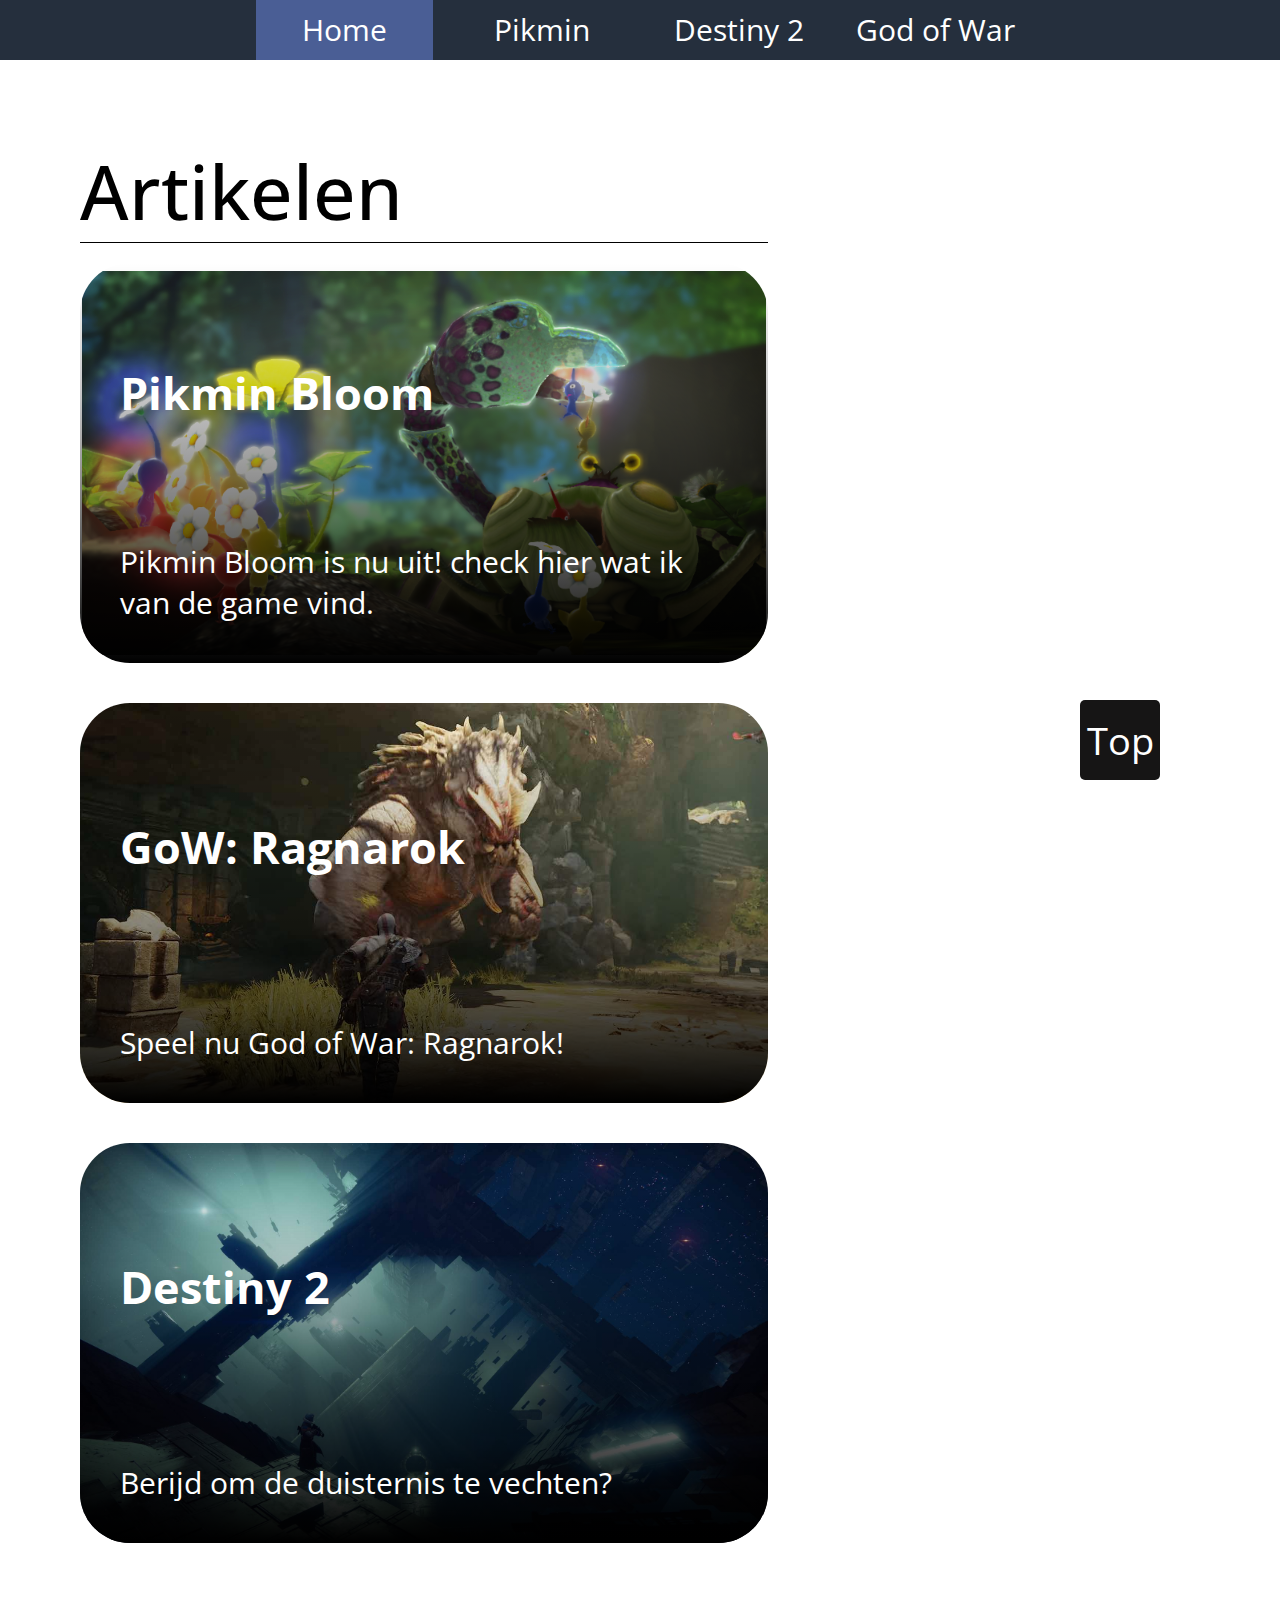
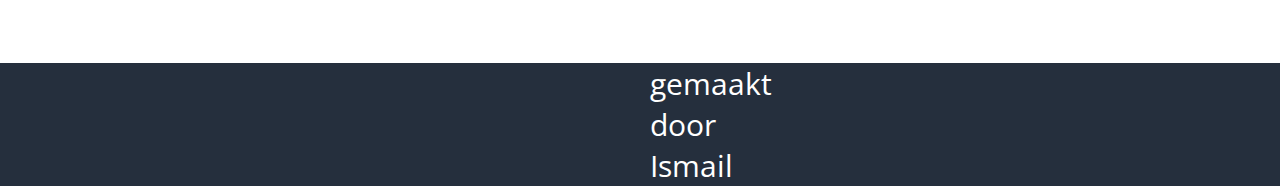
<file: BLOGreal/index.html>
<!DOCTYPE html>
<html lang="en">
  <head>
    <meta charset="UTF-8" />
    <meta http-equiv="X-UA-Compatible" content="IE=edge" />
    <meta name="viewport" content="width=device-width, initial-scale=1.0" />
    <link rel="preconnect" href="https://fonts.googleapis.com" />
    <link rel="preconnect" href="https://fonts.gstatic.com" crossorigin />
    <link
      href="https://fonts.googleapis.com/css2?family=Open+Sans&display=swap"
      rel="stylesheet"
    />
    <link rel="stylesheet" href="css/style.css" />
    <title>Ismail Game Blog</title>
  </head>
  <body>
    <header id="header">
      <nav>
        <ul>
          <li class="active"><a href="index.html">Home</a></li>
          <li><a href="Pikmin.html">Pikmin</a></li>
          <li><a href="Destiny2.html">Destiny 2</a></li>
          <li><a href="GodOfWarRag.html">God of War</a></li>
        </ul>
      </nav>
    </header>
    <main>
        <section>
        <h1>Artikelen</h1>
      <article class="box">
        <a href="Pikmin.html">
        <figure>
          <img src="img/pikmin_3_crab.png" alt="pikminwithcrab" /> <!--Opzoeken-->
        </figure>
        <section>
          <h2>Pikmin Bloom</h2>
          <p>Pikmin Bloom is nu uit! check hier wat ik van de game vind.</p>
        </section>
        </a>
      </article>
      <article class="box">
        <a href="GodOfWarRag.html">
        <figure>
          <img src="img/God-of-War-Ragnarok-Trailer.jpg" alt="GoW3" />
        </figure>
        <section>
          <h2>GoW: Ragnarok</h2>
          <p>
            Speel nu God of War: Ragnarok!
          </p>
        </section>
        </a> 
       </article>
      <article class="box">
        <a href="Destiny2.html">
        <figure>
          <img src="img/destiny_2_e3_2017_general_3.jpg" alt="Destiny2png3" />
        </figure>
        <section>
          <h2>Destiny 2</h2>
          <p>
            Berijd om de duisternis te vechten?
          </p>
        </section>
        </a>  
    </article>
        </section>
    </main>
  </body>
  <a class="top" href="#header">Top</a>
  <footer>
    <p>gemaakt door Ismail</p>
  </footer>
</html>
</file>
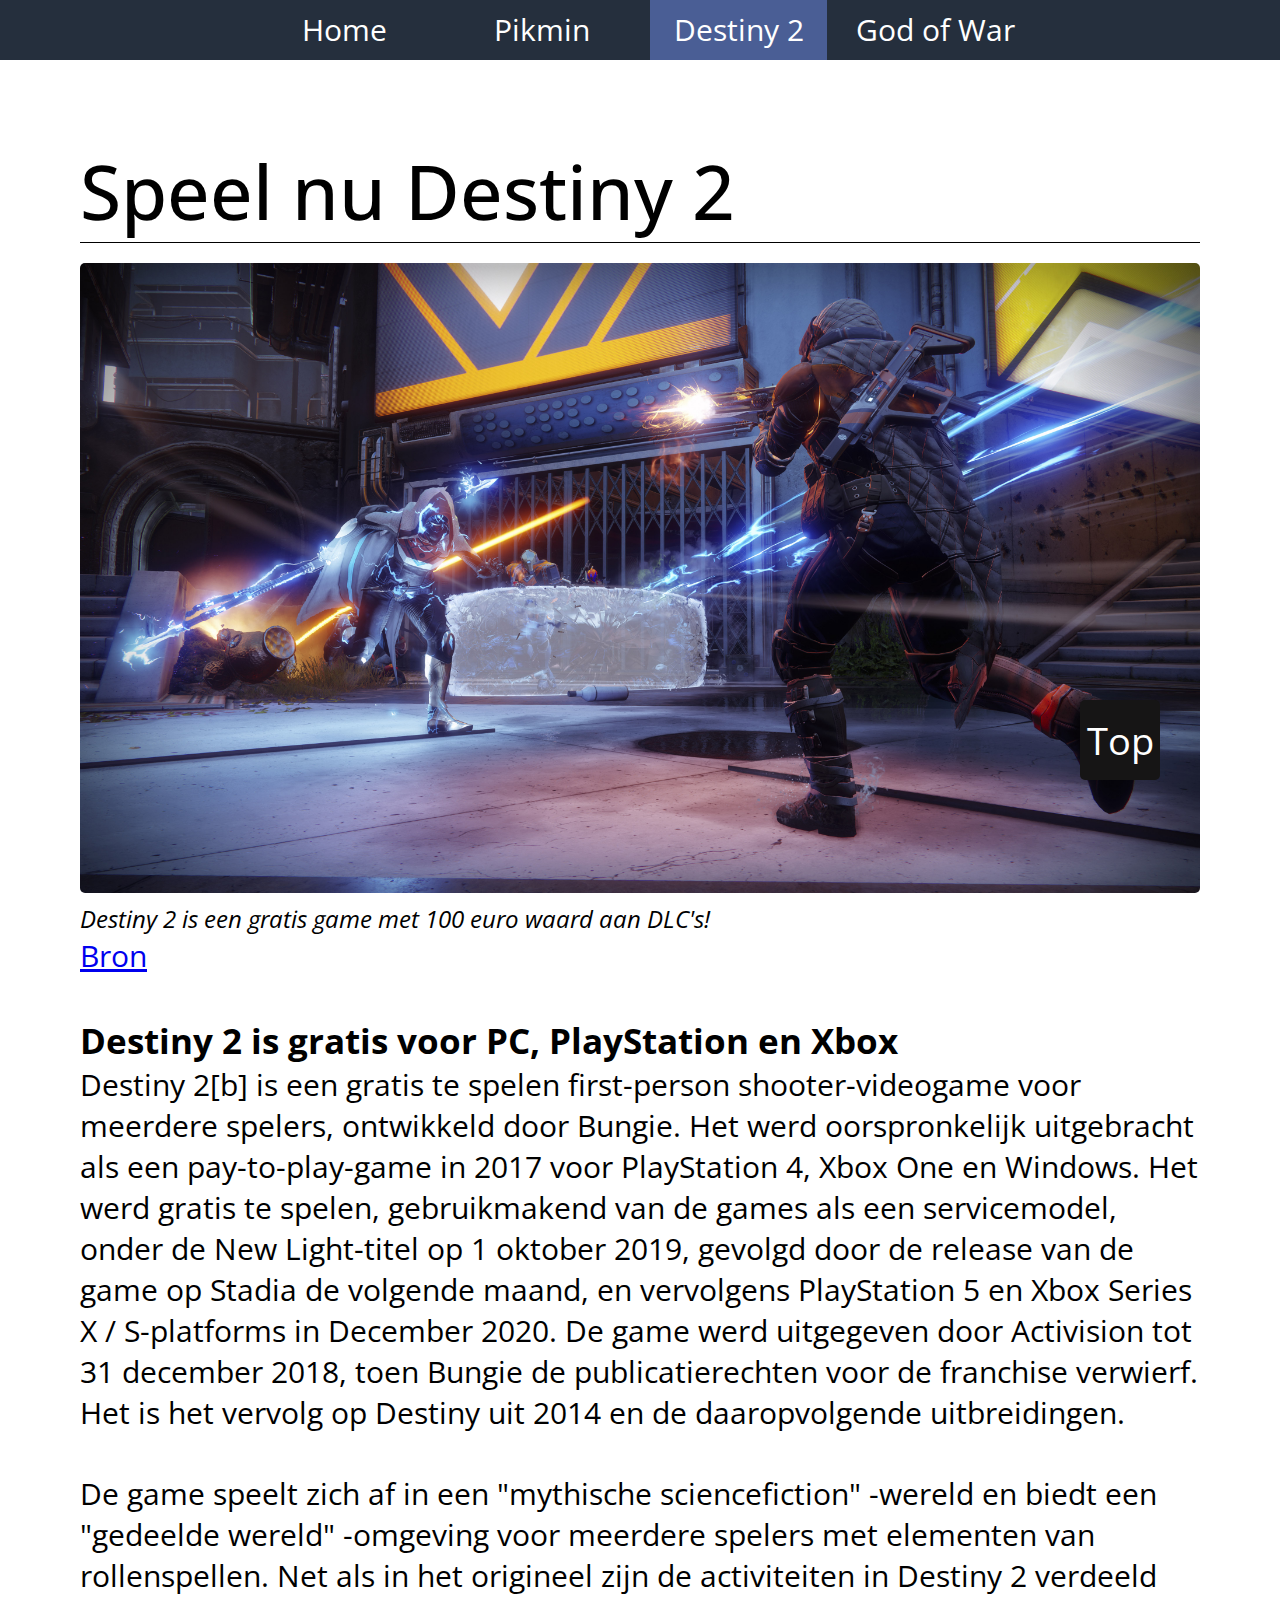
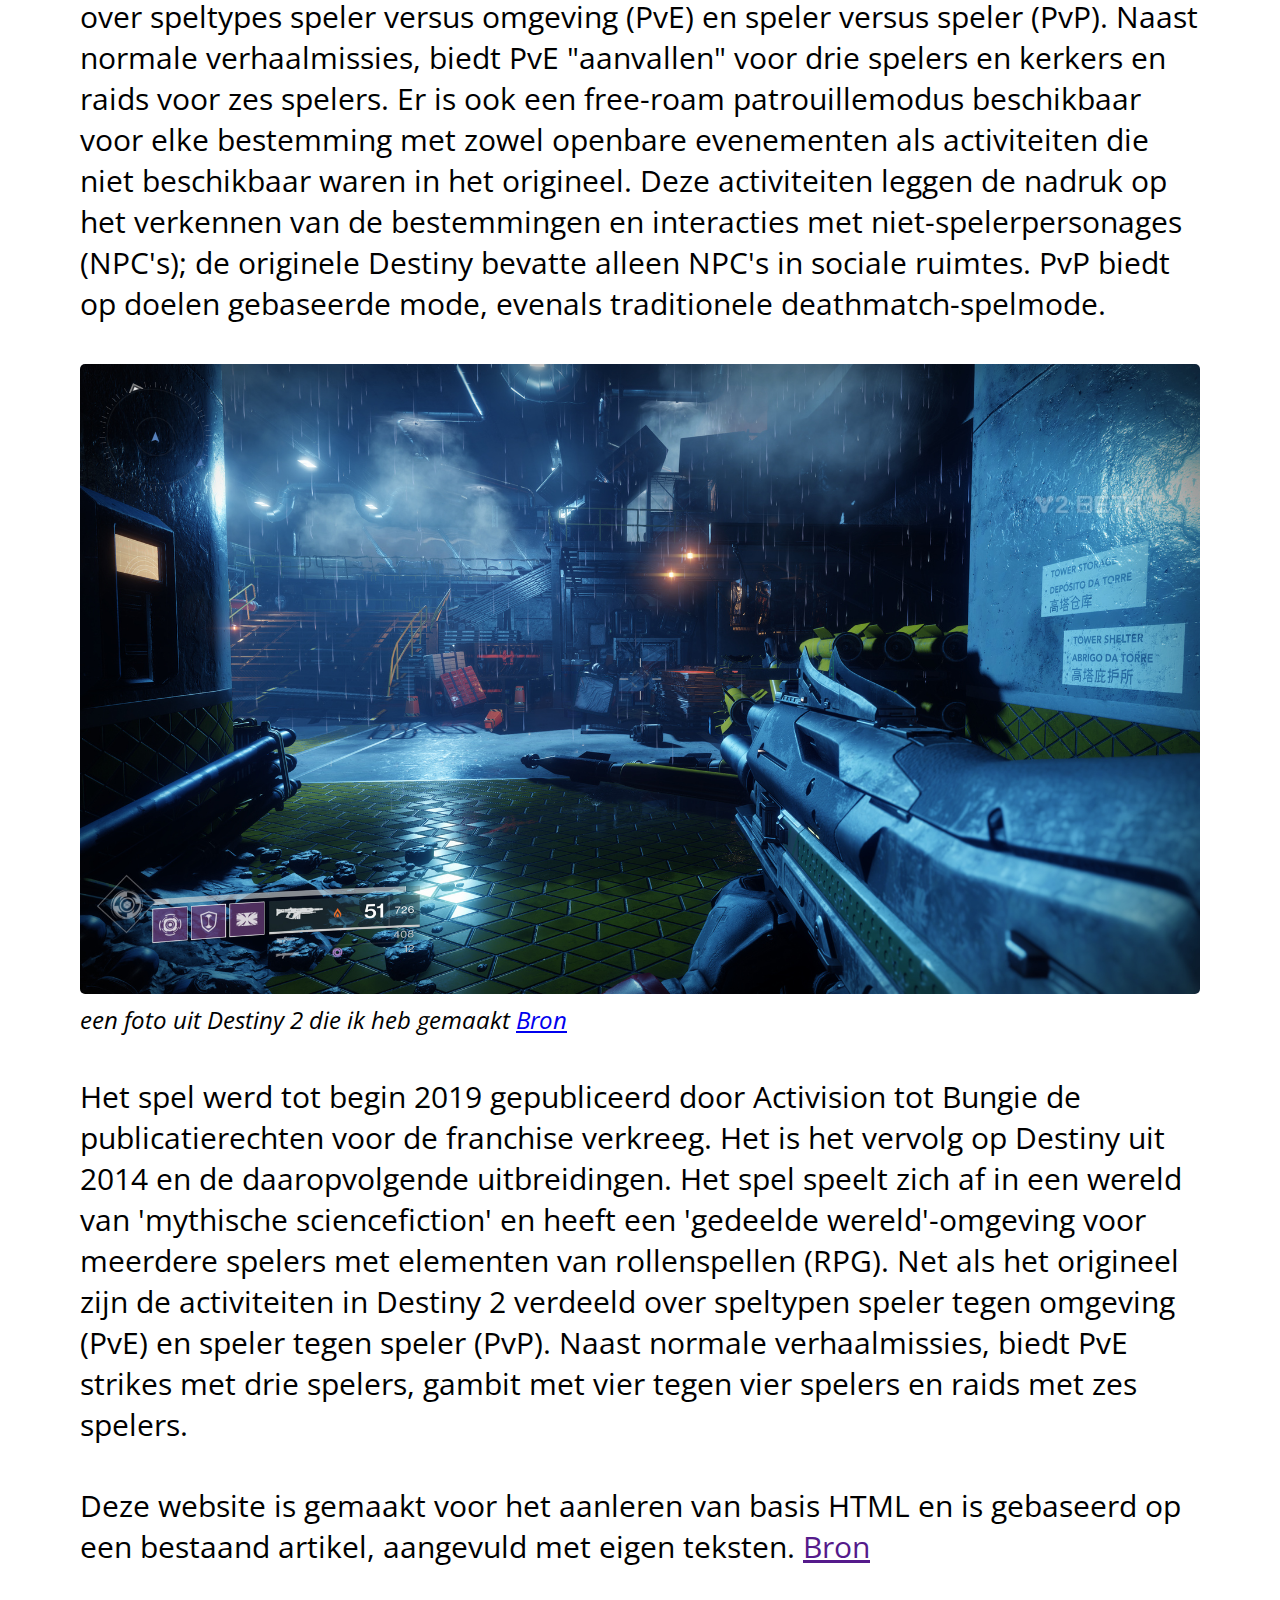
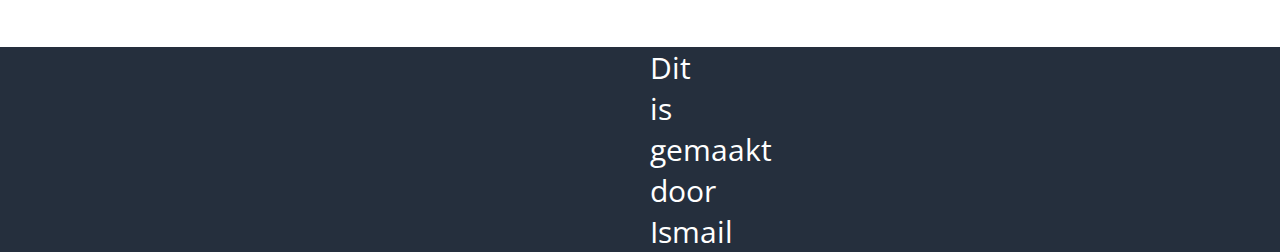
<file: BLOGreal/Destiny2.html>
<!DOCTYPE html>
<html lang="nl">
  <head>
    <meta charset="UTF-8" />
    <meta http-equiv="X-UA-Compatible" content="IE=edge" />
    <meta name="viewport" content="width=device-width, initial-scale=1.0" />
    <link rel="preconnect" href="https://fonts.googleapis.com" />
    <link rel="preconnect" href="https://fonts.gstatic.com" crossorigin />
    <link
      href="https://fonts.googleapis.com/css2?family=Open+Sans&display=swap"
      rel="stylesheet"
    />
    <link rel="stylesheet" href="css/style.css" />
    <title>Destinty 2</title>
  </head>
  <body>
    <header id="header">
      <nav>
        <ul>
          <li><a href="index.html">Home</a></li>
          <li><a href="Pikmin.html">Pikmin</a></li>
          <li class="active"><a href="Destiny2.html">Destiny 2</a></li>
          <li><a href="GodOfWarRag.html">God of War</a></li>
        </ul>
      </nav>
    </header>
    <main>
      <article>
        <h1>Speel nu Destiny 2</h1>
        <figure>
          <img src="img/destiny-2-4k-pc-04.jpg" alt="Destiny2png1" />
          <figcaption>
            Destiny 2 is een gratis game met 100 euro waard aan DLC's!
          </figcaption>
          <a
            href="https://en.wikipedia.org/wiki/Destiny_2"
            >Bron</a
          >
        </figure>

        <h3>Destiny 2 is gratis voor PC, PlayStation en Xbox</h3>
        <p>
            Destiny 2[b] is een gratis te spelen first-person shooter-videogame voor meerdere spelers, ontwikkeld door Bungie. 
            Het werd oorspronkelijk uitgebracht als een pay-to-play-game in 2017 voor PlayStation 4, Xbox One en Windows. 
            Het werd gratis te spelen, gebruikmakend van de games als een servicemodel, onder de New Light-titel op 1 oktober 2019, gevolgd door de release van de game op Stadia de volgende maand, en vervolgens PlayStation 5 en Xbox Series X / S-platforms in December 2020. 
            De game werd uitgegeven door Activision tot 31 december 2018, toen Bungie de publicatierechten voor de franchise verwierf. 
            Het is het vervolg op Destiny uit 2014 en de daaropvolgende uitbreidingen.
        </p>

        <p>
            De game speelt zich af in een "mythische sciencefiction" -wereld en biedt een "gedeelde wereld" -omgeving voor meerdere spelers met elementen van rollenspellen. 
            Net als in het origineel zijn de activiteiten in Destiny 2 verdeeld over speltypes speler versus omgeving (PvE) en speler versus speler (PvP). 
            Naast normale verhaalmissies, biedt PvE "aanvallen" voor drie spelers en kerkers en raids voor zes spelers. 
            Er is ook een free-roam patrouillemodus beschikbaar voor elke bestemming met zowel openbare evenementen als activiteiten die niet beschikbaar waren in het origineel. 
            Deze activiteiten leggen de nadruk op het verkennen van de bestemmingen en interacties met niet-spelerpersonages (NPC's); de originele Destiny bevatte alleen NPC's in sociale ruimtes. 
            PvP biedt op doelen gebaseerde mode, evenals traditionele deathmatch-spelmode.
        </p>
        <figure>
          <img
            src="img/Destiny-2-Screenshot-2017.08.30-03.59.58.54.jpg"
            alt="Destiny2png2"
          />
          <figcaption>
            een foto uit Destiny 2 die ik heb gemaakt
            <a
              href="https://en.wikipedia.org/wiki/Destiny_2"
              >Bron</a
            >
          </figcaption>
        </figure>
        <p>
            Het spel werd tot begin 2019 gepubliceerd door Activision tot Bungie de publicatierechten voor de franchise verkreeg. 
            Het is het vervolg op Destiny uit 2014 en de daaropvolgende uitbreidingen. 
            Het spel speelt zich af in een wereld van 'mythische sciencefiction' en heeft een 'gedeelde wereld'-omgeving voor meerdere spelers met elementen van rollenspellen (RPG). 
            Net als het origineel zijn de activiteiten in Destiny 2 verdeeld over speltypen speler tegen omgeving (PvE) en speler tegen speler (PvP). 
            Naast normale verhaalmissies, biedt PvE strikes met drie spelers, gambit met vier tegen vier spelers en raids met zes spelers.
        </p>

        <p>
          Deze website is gemaakt voor het aanleren van basis HTML en is
          gebaseerd op een bestaand artikel, aangevuld met eigen teksten.
          <a href=""
            >Bron</a
          >
        </p>
      </article>
    </main>
    <a class="top" href="#header">Top</a>
    <footer>
      <p>Dit is gemaakt door Ismail</p>
    </footer>
  </body>
</html>
</file>
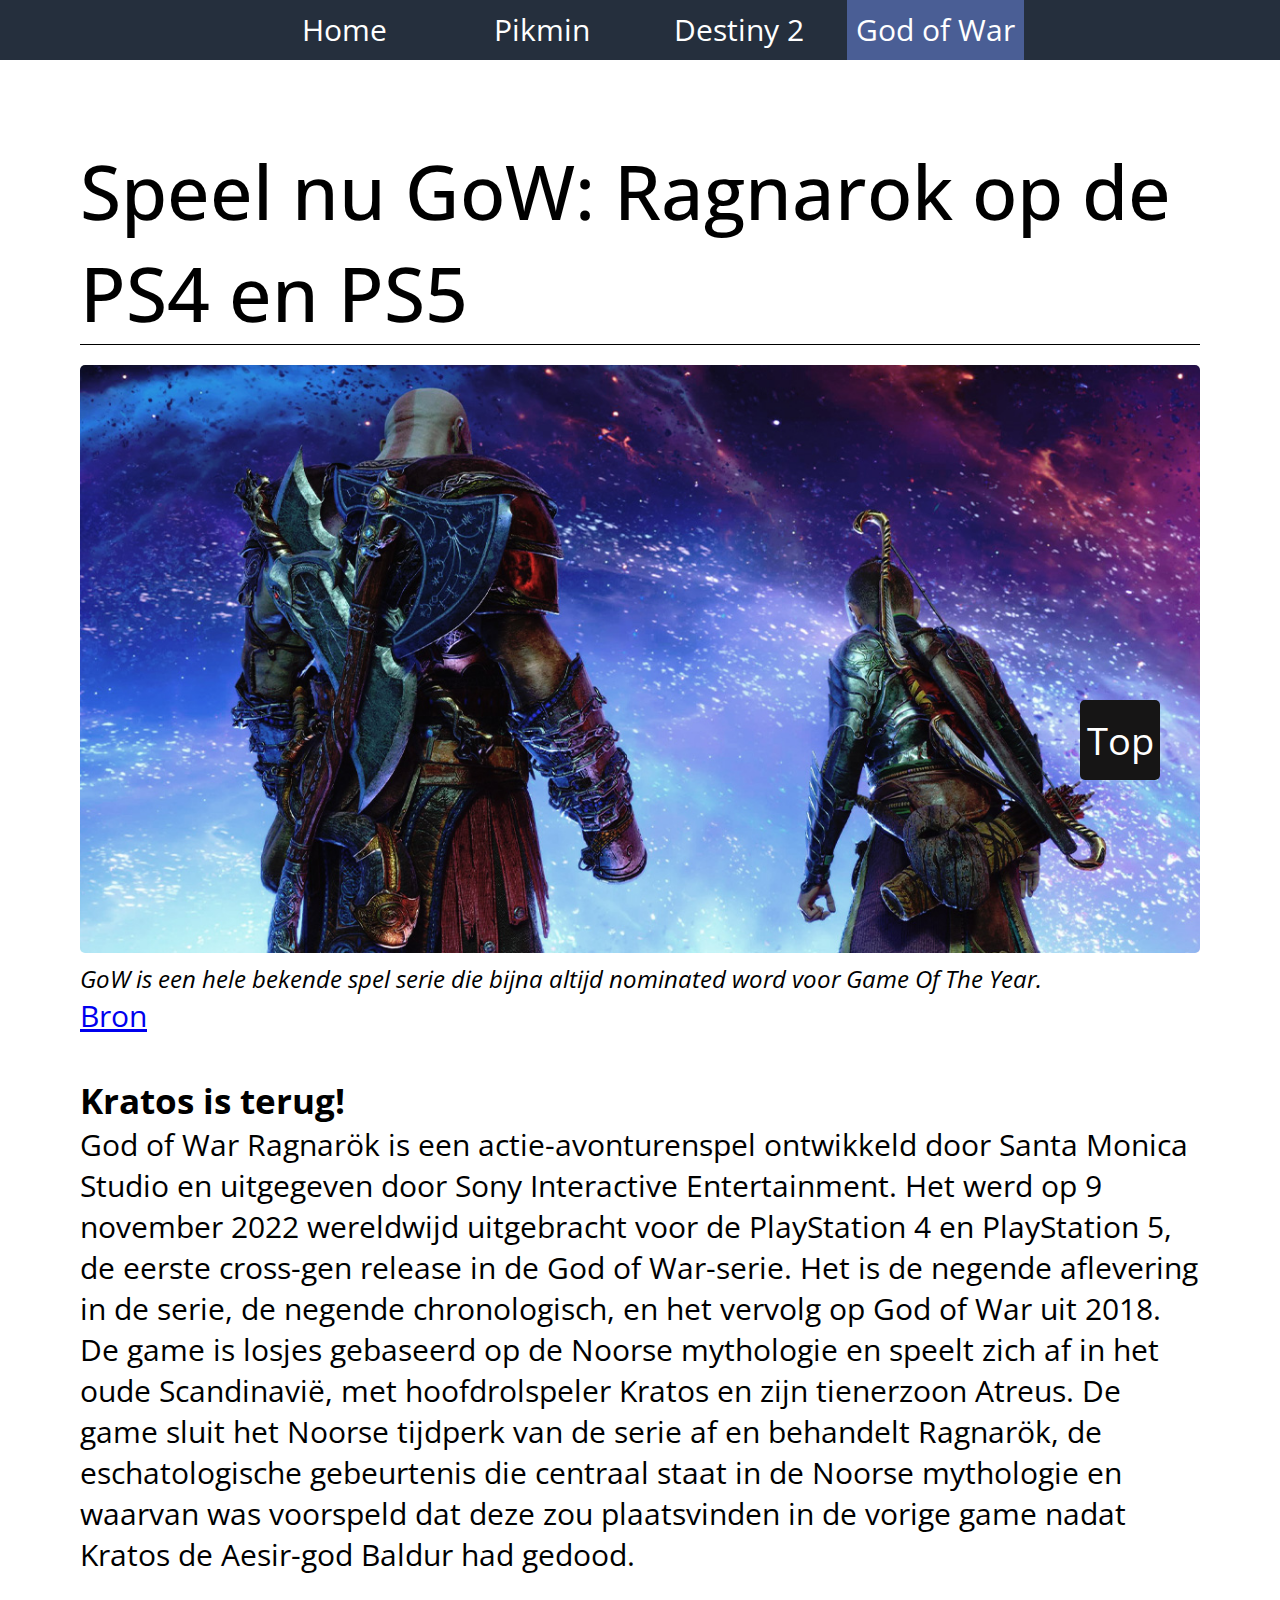
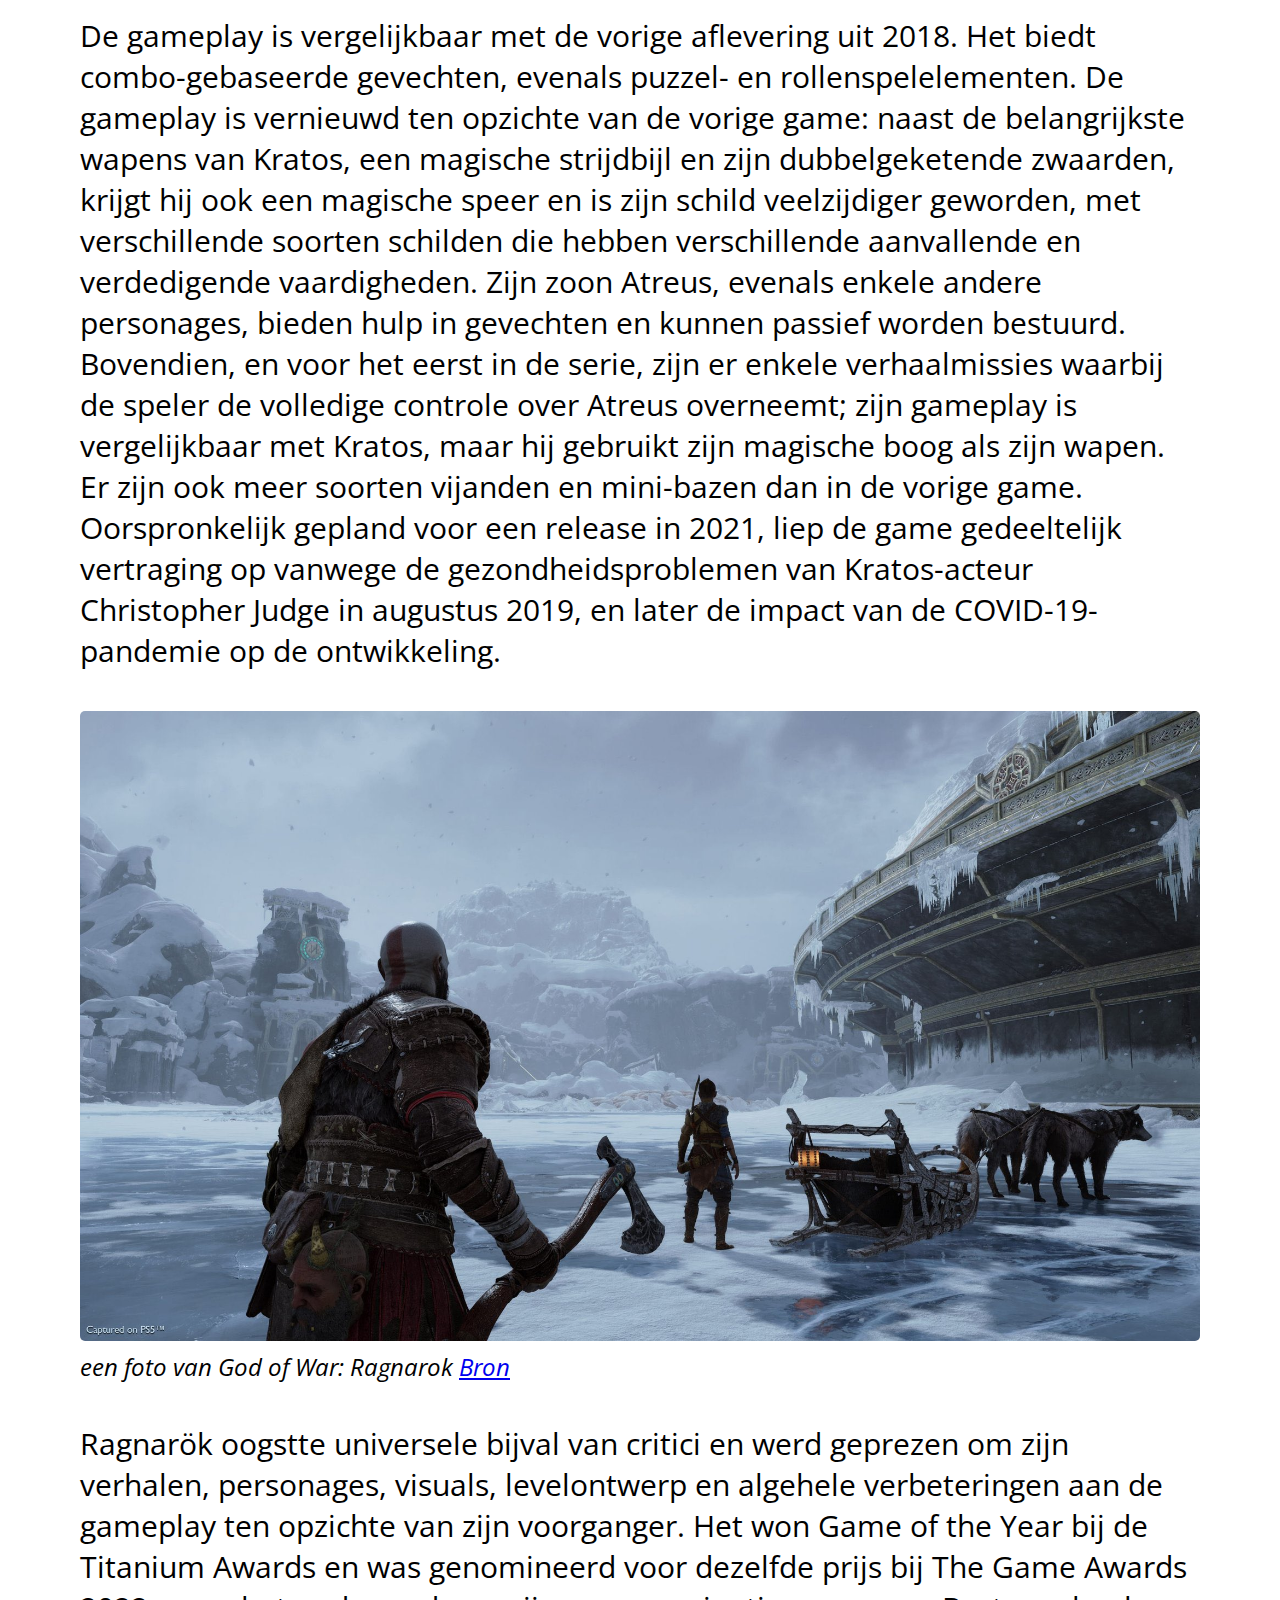
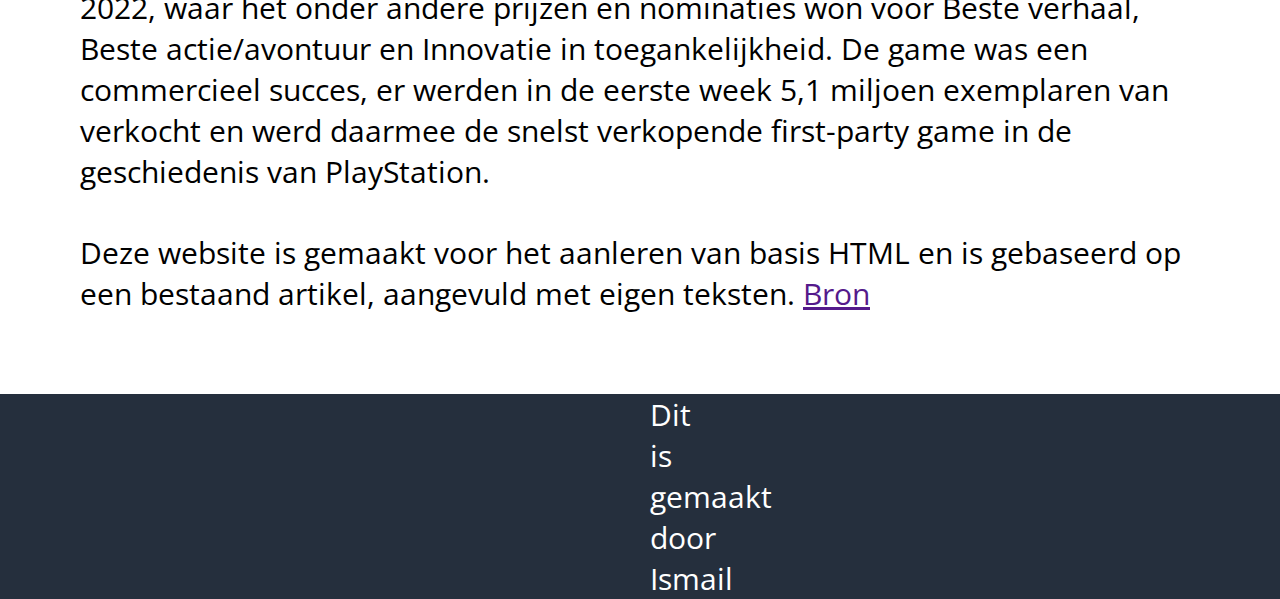
<file: BLOGreal/GodOfWarRag.html>
<!DOCTYPE html>
<html lang="nl">
  <head>
    <meta charset="UTF-8" />
    <meta http-equiv="X-UA-Compatible" content="IE=edge" />
    <meta name="viewport" content="width=device-width, initial-scale=1.0" />
    <link rel="preconnect" href="https://fonts.googleapis.com" />
    <link rel="preconnect" href="https://fonts.gstatic.com" crossorigin />
    <link
      href="https://fonts.googleapis.com/css2?family=Open+Sans&display=swap"
      rel="stylesheet"
    />
    <link rel="stylesheet" href="css/style.css" />
    <title>God Of War: Ragnarok  - Een verhaal over een spartan god en zijn zoont</title>
  </head>
  <body>
    <header id="header">
      <nav>
        <ul>
          <li><a href="index.html">Home</a></li>
          <li><a href="Pikmin.html">Pikmin</a></li>
          <li><a href="Destiny2.html">Destiny 2</a></li>
          <li class="active"><a href="GodOfWarRag.html">God of War</a></li>
        </ul>
      </nav>
    </header>
    <main>
      <article>
        <h1>Speel nu GoW: Ragnarok op de PS4 en PS5</h1>
        <figure>
          <img src="img/4God-of-War-Ragnarok-PS5-Screenshot.jpg" alt="GoW1" />
          <figcaption>
            GoW is een hele bekende spel serie die bijna altijd nominated word voor Game Of The Year.
          </figcaption>
          <a
            href="https://en.wikipedia.org/wiki/God_of_War_Ragnar%C3%B6k"
            >Bron</a
          >
        </figure>

        <h3>Kratos is terug!</h3>
        <p>
            God of War Ragnarök is een actie-avonturenspel ontwikkeld door Santa Monica Studio en uitgegeven door Sony Interactive Entertainment. 
            Het werd op 9 november 2022 wereldwijd uitgebracht voor de PlayStation 4 en PlayStation 5, de eerste cross-gen release in de God of War-serie. 
            Het is de negende aflevering in de serie, de negende chronologisch, en het vervolg op God of War uit 2018. 
            De game is losjes gebaseerd op de Noorse mythologie en speelt zich af in het oude Scandinavië, met hoofdrolspeler Kratos en zijn tienerzoon Atreus. 
            De game sluit het Noorse tijdperk van de serie af en behandelt Ragnarök, de eschatologische gebeurtenis die centraal staat in de Noorse mythologie en waarvan was voorspeld dat deze zou plaatsvinden in de vorige game nadat Kratos de Aesir-god Baldur had gedood.
        </p>

        <p>
            De gameplay is vergelijkbaar met de vorige aflevering uit 2018. Het biedt combo-gebaseerde gevechten, evenals puzzel- en rollenspelelementen. 
            De gameplay is vernieuwd ten opzichte van de vorige game: naast de belangrijkste wapens van Kratos, een magische strijdbijl en zijn dubbelgeketende zwaarden, krijgt hij ook een magische speer en is zijn schild veelzijdiger geworden, met verschillende soorten schilden die hebben verschillende aanvallende en verdedigende vaardigheden. 
            Zijn zoon Atreus, evenals enkele andere personages, bieden hulp in gevechten en kunnen passief worden bestuurd. 
            Bovendien, en voor het eerst in de serie, zijn er enkele verhaalmissies waarbij de speler de volledige controle over Atreus overneemt; zijn gameplay is vergelijkbaar met Kratos, maar hij gebruikt zijn magische boog als zijn wapen. 
            Er zijn ook meer soorten vijanden en mini-bazen dan in de vorige game. Oorspronkelijk gepland voor een release in 2021, liep de game gedeeltelijk vertraging op vanwege de gezondheidsproblemen van Kratos-acteur Christopher Judge in augustus 2019, en later de impact van de COVID-19-pandemie op de ontwikkeling.
        </p>
        <figure>
          <img
            src="img/god-of-war-ragnarok-image.jpg"
            alt="GoW2"
          />
          <figcaption>
            een foto van God of War: Ragnarok
            <a
              href="https://en.wikipedia.org/wiki/God_of_War_Ragnar%C3%B6k"
              >Bron</a
            >
          </figcaption>
        </figure>
        <p>
            Ragnarök oogstte universele bijval van critici en werd geprezen om zijn verhalen, personages, visuals, levelontwerp en algehele verbeteringen aan de gameplay ten opzichte van zijn voorganger. 
            Het won Game of the Year bij de Titanium Awards en was genomineerd voor dezelfde prijs bij The Game Awards 2022, waar het onder andere prijzen en nominaties won voor Beste verhaal, Beste actie/avontuur en Innovatie in toegankelijkheid. 
            De game was een commercieel succes, er werden in de eerste week 5,1 miljoen exemplaren van verkocht en werd daarmee de snelst verkopende first-party game in de geschiedenis van PlayStation.
        </p>

        <p>
          Deze website is gemaakt voor het aanleren van basis HTML en is
          gebaseerd op een bestaand artikel, aangevuld met eigen teksten.
          <a href=""
            >Bron</a
          >
        </p>
      </article>
    </main>
    <a class="top" href="#header">Top</a>
    <footer>
      <p>Dit is gemaakt door Ismail</p>
    </footer>
  </body>
</html>
</file>
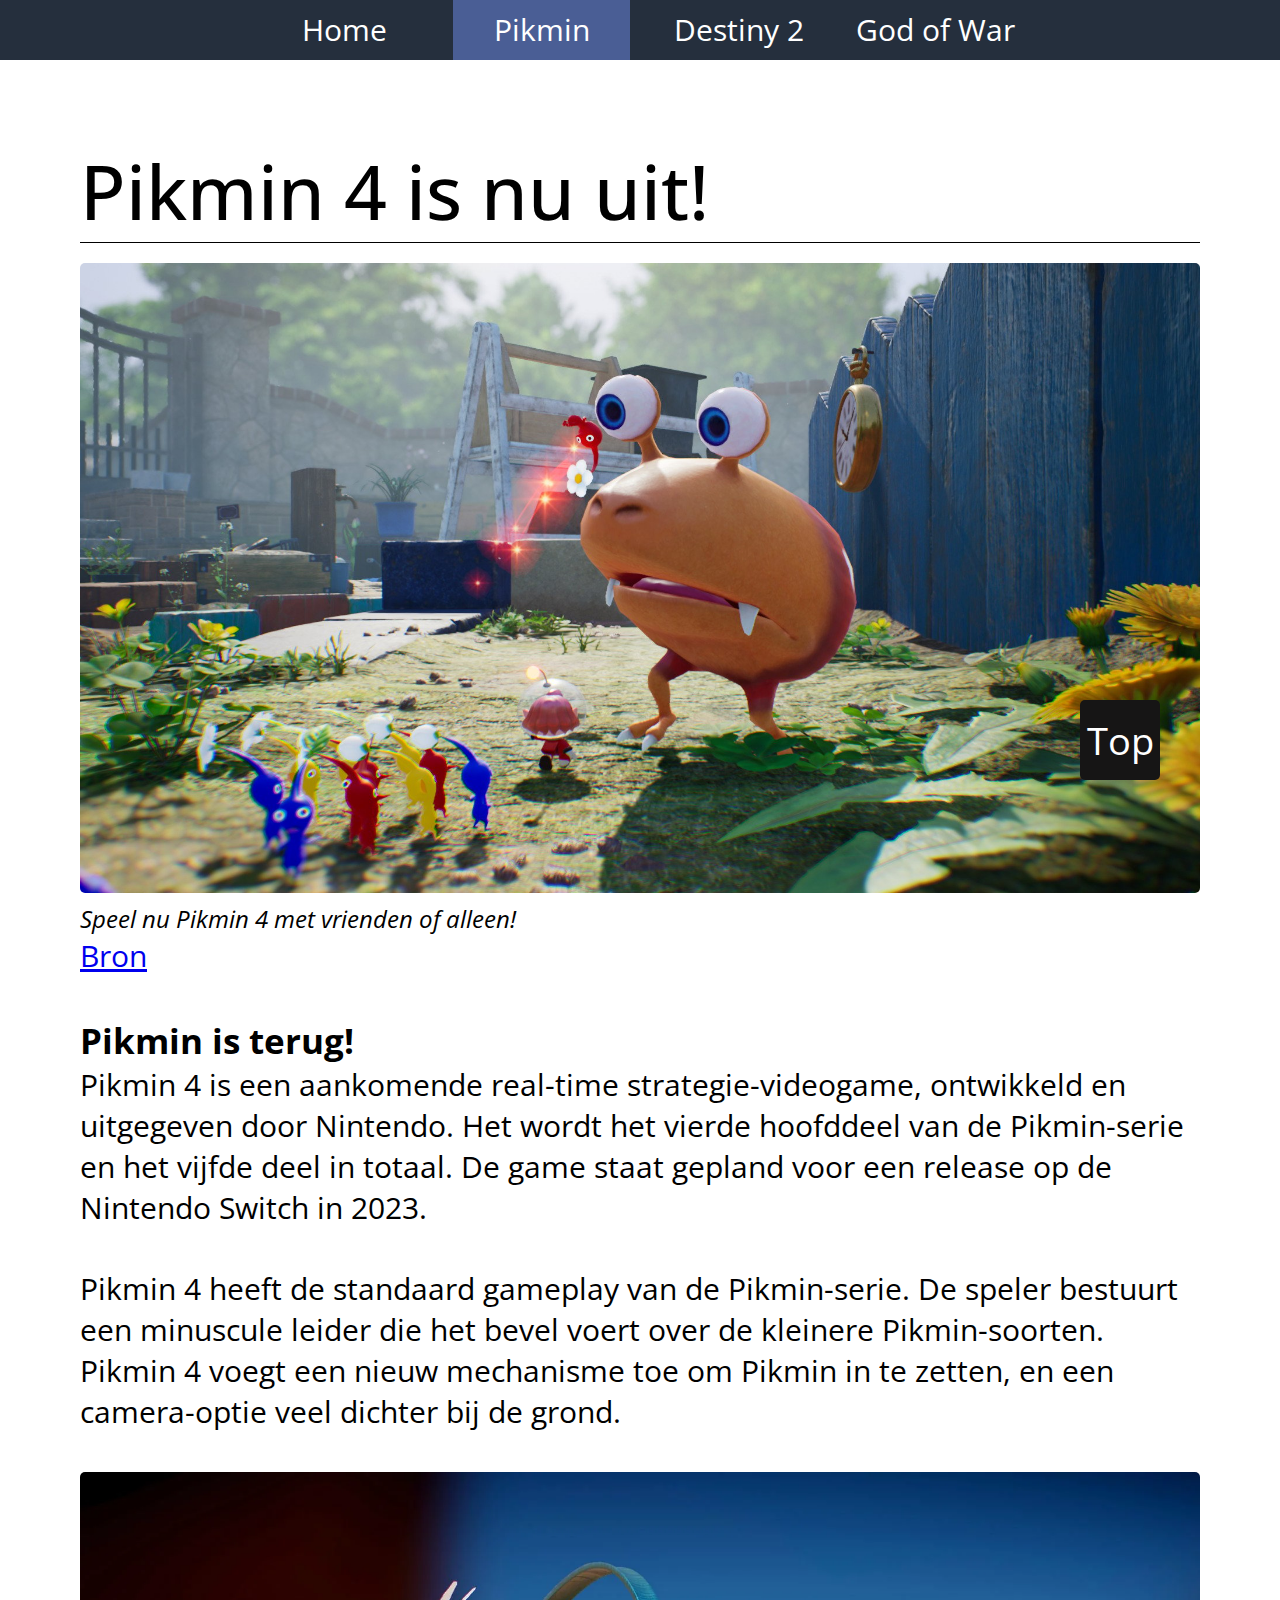
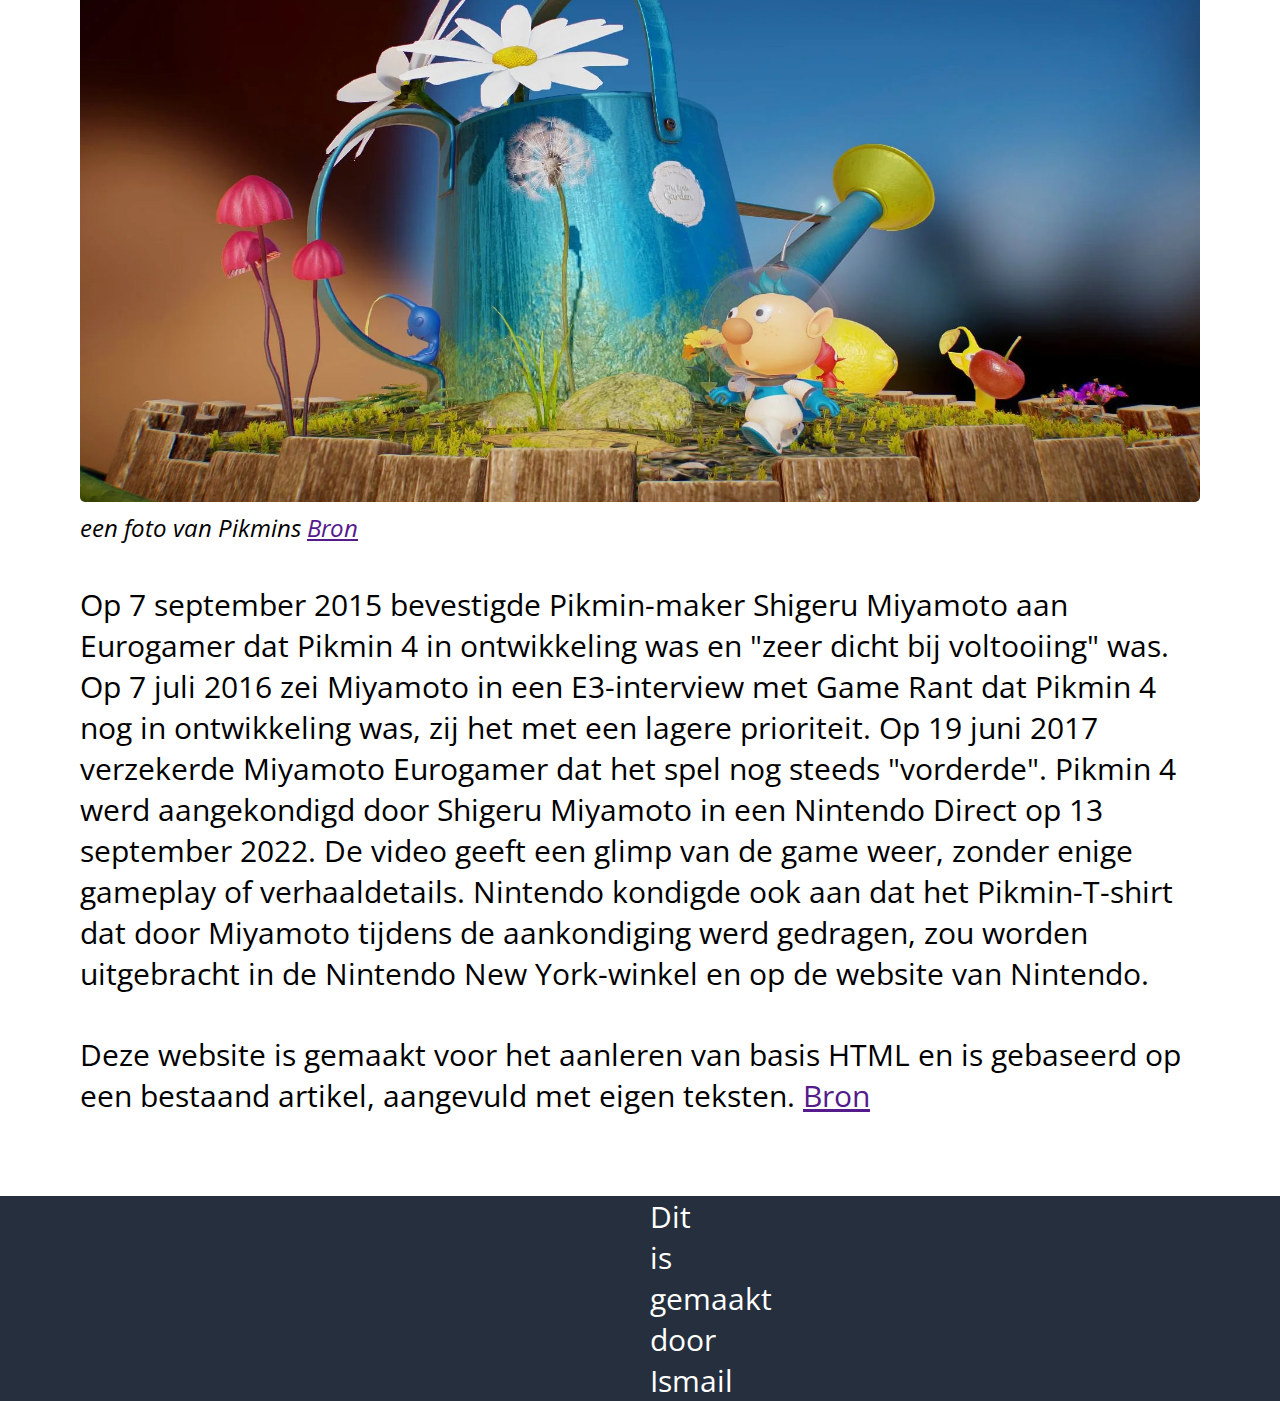
<file: BLOGreal/Pikmin.html>
<!DOCTYPE html>
<html lang="nl">
  <head>
    <meta charset="UTF-8" />
    <meta http-equiv="X-UA-Compatible" content="IE=edge" />
    <meta name="viewport" content="width=device-width, initial-scale=1.0" />
    <link rel="preconnect" href="https://fonts.googleapis.com" />
    <link rel="preconnect" href="https://fonts.gstatic.com" crossorigin />
    <link
      href="https://fonts.googleapis.com/css2?family=Open+Sans&display=swap"
      rel="stylesheet"
    />
    <link rel="stylesheet" href="css/style.css" />
    <title>Pikmin - Een spel over een mannetje en zijn helpers</title>
  </head>
  <body>
    <header id="header">
      <nav>
        <ul>
          <li><a href="index.html">Home</a></li>
          <li class="active"><a href="Pikmin.html">Pikmin</a></li>
          <li><a href="Destiny2.html">Destiny 2</a></li>
          <li><a href="GodOfWarRag.html">God of War</a></li>
        </ul>
      </nav>
    </header>
    <main>
      <article>
        <h1>Pikmin 4 is nu uit!</h1>
        <figure>
          <img src="img/Pikmin-4_2022_09-13-22_004.jpg" alt="Pikmin4png1" />
          <figcaption>
            Speel nu Pikmin 4 met vrienden of alleen!
          </figcaption>
          <a
            href="https://en.wikipedia.org/wiki/Pikmin_4"
            >Bron</a
          >
        </figure>

        <h3>Pikmin is terug!</h3>
        <p>
            Pikmin 4 is een aankomende real-time strategie-videogame, ontwikkeld en uitgegeven door Nintendo. 
            Het wordt het vierde hoofddeel van de Pikmin-serie en het vijfde deel in totaal. 
            De game staat gepland voor een release op de Nintendo Switch in 2023.
        </p>

        <p>
            Pikmin 4 heeft de standaard gameplay van de Pikmin-serie. 
            De speler bestuurt een minuscule leider die het bevel voert over de kleinere Pikmin-soorten.
            Pikmin 4 voegt een nieuw mechanisme toe om Pikmin in te zetten, en een camera-optie veel dichter bij de grond.
        </p>
        <figure>
          <img
            src="img/IhouUpMyblOPOTku5ssTXtwPUZit1dRgdqX9rPcLSqg.webp"
            alt="Pikmin4png2"
          />
          <figcaption>
            een foto van Pikmins
            <a
              href=""
              >Bron</a
            >
          </figcaption>
        </figure>
        <p>
            Op 7 september 2015 bevestigde Pikmin-maker Shigeru Miyamoto aan Eurogamer dat Pikmin 4 in ontwikkeling was en "zeer dicht bij voltooiing" was. 
            Op 7 juli 2016 zei Miyamoto in een E3-interview met Game Rant dat Pikmin 4 nog in ontwikkeling was, zij het met een lagere prioriteit. 
            Op 19 juni 2017 verzekerde Miyamoto Eurogamer dat het spel nog steeds "vorderde". 
            
            Pikmin 4 werd aangekondigd door Shigeru Miyamoto in een Nintendo Direct op 13 september 2022. 
            De video geeft een glimp van de game weer, zonder enige gameplay of verhaaldetails. 
            Nintendo kondigde ook aan dat het Pikmin-T-shirt dat door Miyamoto tijdens de aankondiging werd gedragen, zou worden uitgebracht in de Nintendo New York-winkel en op de website van Nintendo.
        </p>

        <p>
          Deze website is gemaakt voor het aanleren van basis HTML en is
          gebaseerd op een bestaand artikel, aangevuld met eigen teksten.
          <a href=""
            >Bron</a
          >
        </p>
      </article>
    </main>
    <a class="top" href="#header">Top</a>
    <footer>
      <p>Dit is gemaakt door Ismail</p>
    </footer>
  </body>
</html>
</file>
<file: BLOGreal/css/style.css>
*{
    padding:0;
    margin:auto 0;
    box-sizing: border-box;

}

html{
    scroll-behavior: smooth;
}

body{
    font-size: 30px;
    font-family: 'Open Sans', sans-serif;
    font-weight: 400;

}

header, footer{
    background-color: #252f3d;
    color: white;
    height: 60px auto;
    
}

main{
    padding: 40px;
    min-height: 100vh;
}

nav{
    width: 60vw; /*Opzoeken*/
    height: 100%;
    margin: 0 auto;
    
}

nav > ul{
    display: flex;
    list-style: none;
    height: 100%;
    width: 100%;
    align-items: center;
    justify-content: space-evenly;
    gap: 20px;
    color: rgb(100, 115, 196);
}

nav > ul >li{
    width: 100%;
    height: 100%;

}

.active{
    background: rgb(74, 94, 149);
}

nav > ul > li > a{
    color: white;
    height: 100%;
    width: 100%;
    display: block;
    text-align: center;
    line-height: 60px;
    text-decoration: none;
}


footer > p{
    width:60px;
    margin: 0 auto;
    padding-left: 40px;
}

h1{
    font-size: 250%;
    margin-bottom: 20px;
    border-bottom: 1px solid black;
    font-weight: 500;
}

section{
    width: 60vw;
    padding: 40px;
}

article{
    width: 100%;
    margin: 0 auto; 
    padding: 40px;
}

.box{
    width: 100%;
    height: 400px;
    position: relative;
    padding: 0;
    margin-bottom: 40px;
}

.box > a > figure{
    width: 100%;
    height: 100%;
}

.box > a > figure > img{
    width: 100%;
    height: 100%;
    object-fit: cover;
    border-radius: 50px;
}

.box > a > figure > img:hover{
    transform: none;
}

.box > a > section{
    position: absolute;
    bottom: 0%;
    left: 0%;
    padding: 40px;
    color: white;
    width: 100%;
    height: 100%;
    background: linear-gradient(transparent, 60%,  black);
    border-radius: 50px;
    display: flex;
    justify-content: flex-end;
    flex-direction: column; 
}

figure{
    margin-bottom: 40px;
}

img{
    width: 100%;
    border-radius: 5px;
    transition: 0.2s transform;
}

img:hover{
    transform: scale(1.05);
}

p{
    margin-bottom: 40px;
}

p:last-of-type{
    margin-bottom: 0;
}

figcaption{
    font-size: 80%;
    font-style: italic;
    font-weight: 400;
}

audio{
    display: block;
    width: 40%;
    margin-bottom: 20px;
}

video{
    width: 100%;
    margin-bottom: 20px;
}

.top{
    width: 80px;
    height: 80px;
    background: rgb(22, 21, 21);
    border: none;
    font-size: 125%;
    font-family: 'Open Sans', sans-serif;
    border-radius: 5px;
    color: white;
    position: fixed;
    bottom: 120px;
    right: 120px;
    text-decoration: none;
    display: flex;
    justify-content: center;
    align-items: center;
}

footer{
    display: flex;
    align-items: center;
}

@media screen and (max-width:1000px) {
    main{
        width: 80vw;
    }
    footer > p{
        width: 80vw;
    }
    img:hover{
        transform: none;
    }
    .top{
        width: 60px;
        height: 60px;
        bottom: 60px;
        right: 60px;
    }
    header{
        width: 100%;
    }
    nav{
        width: 100%;
    }
    nav > ul{
        display: block;
    }
}

@media screen and (max-width:600px) {
    body{
        font-size: 16px;
    }
    article{
        width: 100vw;
        padding: 20px;
    }
    h1{
        font-size: 180%;
    }
    footer > p{
        width: 100vw;
        padding-left: 20px;
    }
}
</file>
